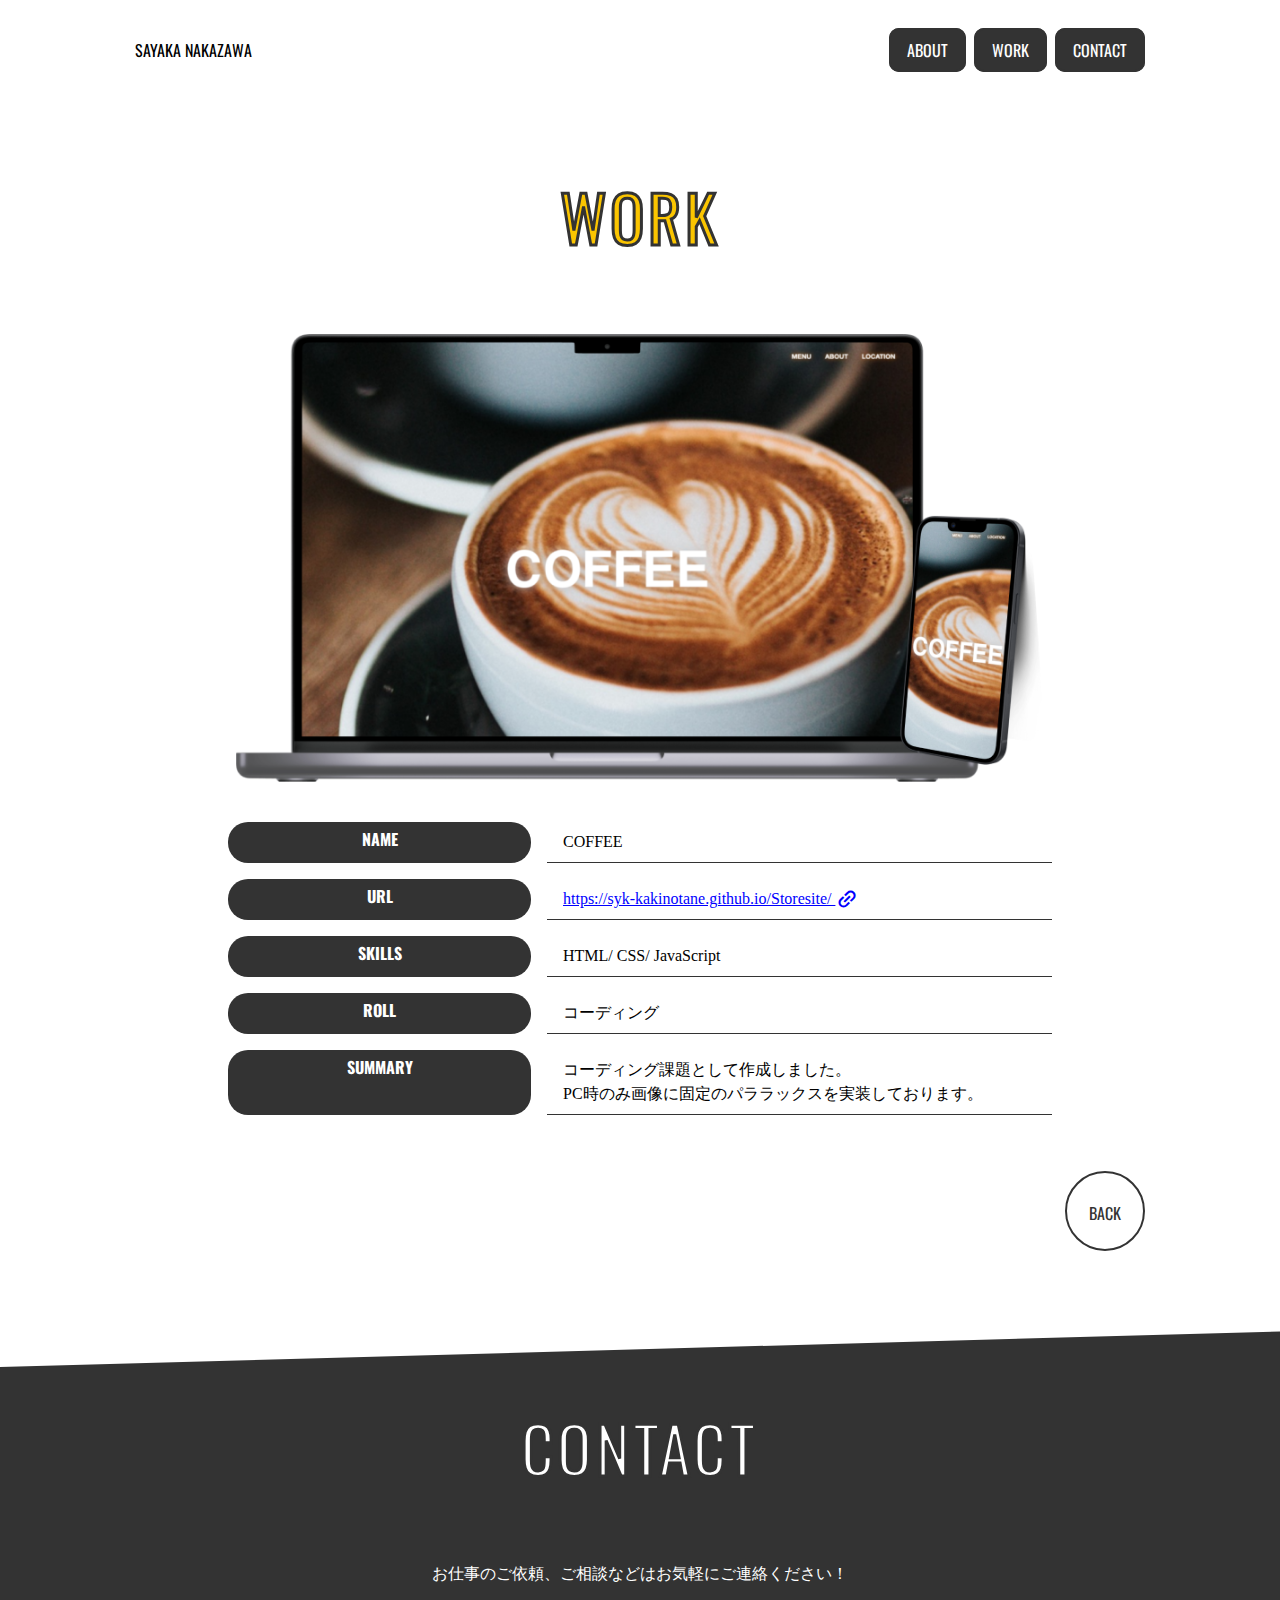
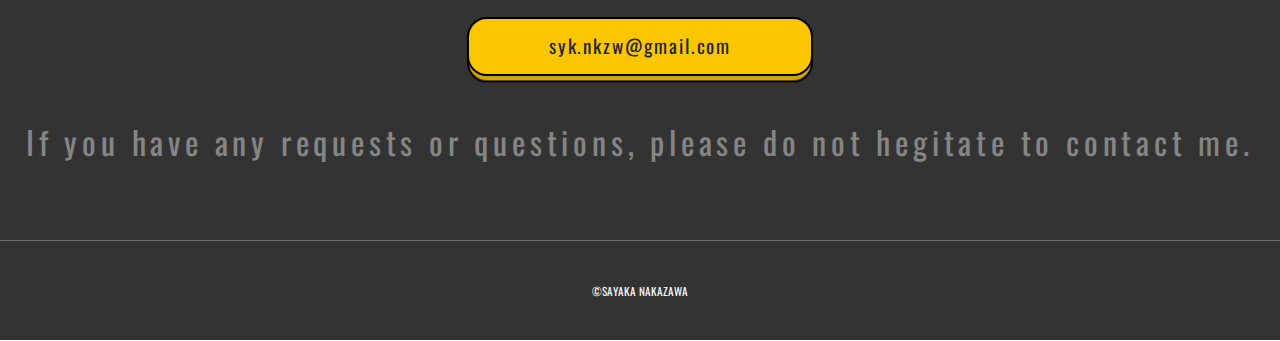
<file: coffee.html>
<!DOCTYPE html>
<html lang="ja">
<head>
    <meta charset="UTF-8">
    <meta http-equiv="X-UA-Compatible" content="IE=edge">
    <meta name="viewport" content="width=device-width, initial-scale=1.0">
    <script src="https://ajax.googleapis.com/ajax/libs/jquery/3.4.1/jquery.min.js"></script>
    <link rel="stylesheet" href="reset.css">
    <link rel="stylesheet" href="style.css">
    <link href="https://fonts.googleapis.com/css2?family=Josefin+Sans:ital,wght@1,700&family=Oswald:wght@600&family=Tapestry&display=swap" rel="stylesheet">
    <link rel="stylesheet" href="https://fonts.googleapis.com/css2?family=Material+Symbols+Outlined:opsz,wght,FILL,GRAD@48,400,0,0" />
    <title>COFFEE-Sayaka Nakazawa</title>
</head>
<body>
    <header>
        <div class="header wrapper">
            <h1 class="header__companyName">
                <a href="index.html">SAYAKA NAKAZAWA</a>
            </h1>
            <nav>
                <ul class="pc-nav">
                    <li><a class="pc-nav__item" href="index.html#about">ABOUT</a></li>
                    <!-- <li><a class="pc-nav__item" href="#service">SERVICE</a></li> -->
                    <li><a class="pc-nav__item" href="index.html#work">WORK</a></li>
                    <li><a class="pc-nav__item" href="index.html#contact">CONTACT</a></li>
                </ul>
            </nav>
            <div class="sp-menu">
                <span class="sp-menu--open" id="open">MENU</span>
            </div>
    </header>
    <div class="sp-menu overlay">
        <span class="sp-menu--close" id="close">CLOSE</span>
        <ul class="sp-nav">
            <li><a class="sp-nav__item" href="index.html#about">ABOUT</a></li>
            <!-- <li><a class="sp-nav__item" href="#service">SERVICE</a></li> -->
            <li><a class="sp-nav__item" href="index.html#work">WORK</a></li>
            <li><a class="sp-nav__item" href="index.html#contact">CONTACT</a></li>
        </ul>
    </div> 
    <main>
        <div class="sectionTitle workPage__title">WORK</div>
        <div class="wrapper workPage__contents">
            <div class="workPage__img">
                <img src="img/PCSP-coffee.png" alt="main">
            </div>
            <dl class="workPage__desscription">
                <dt class="workPage__desscriptio--title">NAME</dt>
                <dd class="workPage__desscriptio--text">COFFEE</dd>
                <dt class="workPage__desscriptio--title">URL</dt>
                <dd class="workPage__desscriptio--text workPage__desscriptio--link">
                    <a href="https://syk-kakinotane.github.io/Storesite//">
                        https://syk-kakinotane.github.io/Storesite/
                        <span class="material-symbols-outlined">link</span>
                    </a> 
                </dd>
                <dt class="workPage__desscriptio--title">SKILLS</dt>
                <dd class="workPage__desscriptio--text">HTML/ CSS/ JavaScript</dd>
                <dt class="workPage__desscriptio--title">ROLL</dt>
                <dd class="workPage__desscriptio--text">コーディング</dd>
                <dt class="workPage__desscriptio--title">SUMMARY</dt>
                <dd class="workPage__desscriptio--text">コーディング課題として作成しました。<br>
                    PC時のみ画像に固定のパララックスを実装しております。</dd>
            </dl>
            <div class="rotateBtn backBtn">
                <a href="work.html">BACK</a>
            </div>
        </div>
    </main>
    <section class="contact">
        <div class="contact__bg">
            <div class="wrapper">
                <div id="contact" class="sectionTitle workPage__title">CONTACT</div>
                <p class="jpText">お仕事のご依頼、ご相談などはお気軽にご連絡ください！</p>
            </div>
            <div class="contact__email">
                <a href="mailto:syknkzw@gmail.com?subject=WEB制作のお問い合わせ" class="btn btn-custom01">
                    <span class="btn-custom01-front">syk.nkzw@gmail.com</span>
                </a>
            </div>
            
            <p class="contact__scroll">If you have any requests or questions, please do not hegitate to contact me.</p>

        </div>
    </section>
</main>
<div class="footer">
    <p>&copy;SAYAKA NAKAZAWA</p>
</div>
<script src="main.js"></script>   
</body>
</html>
</file>
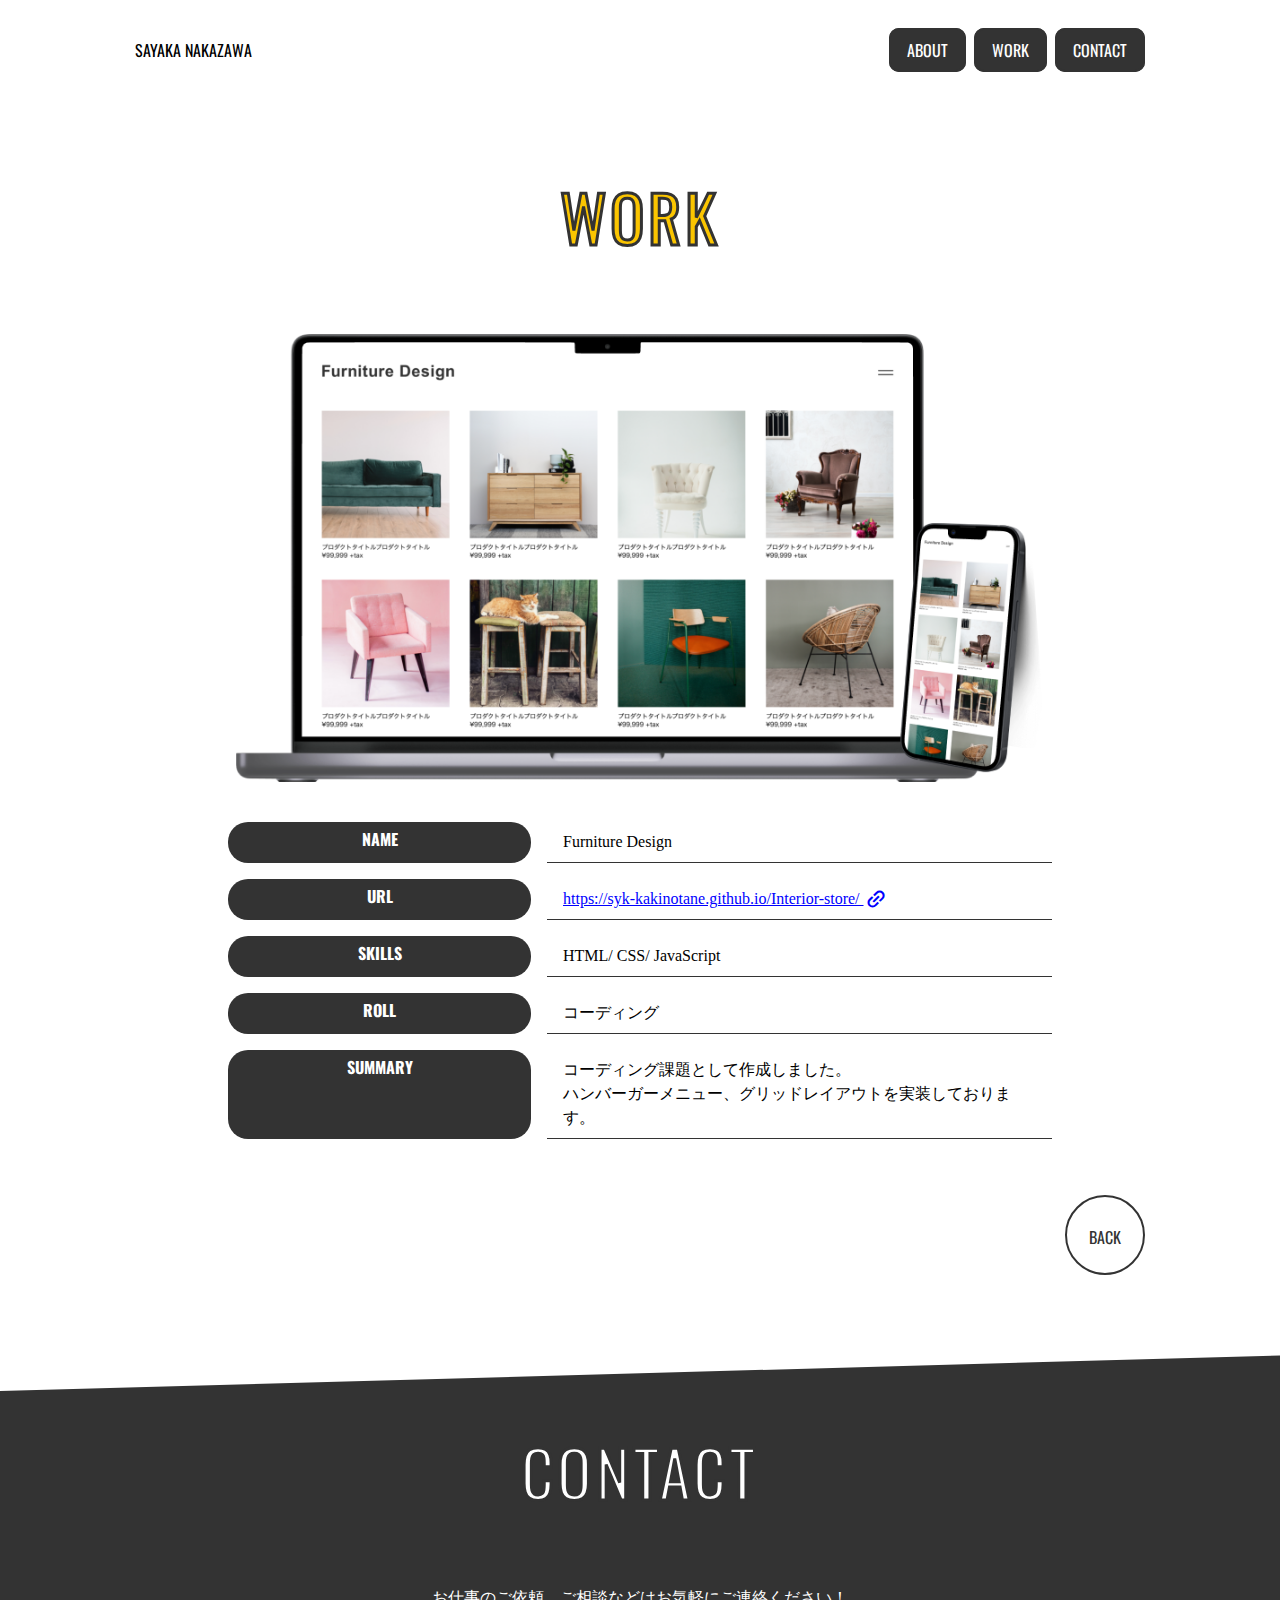
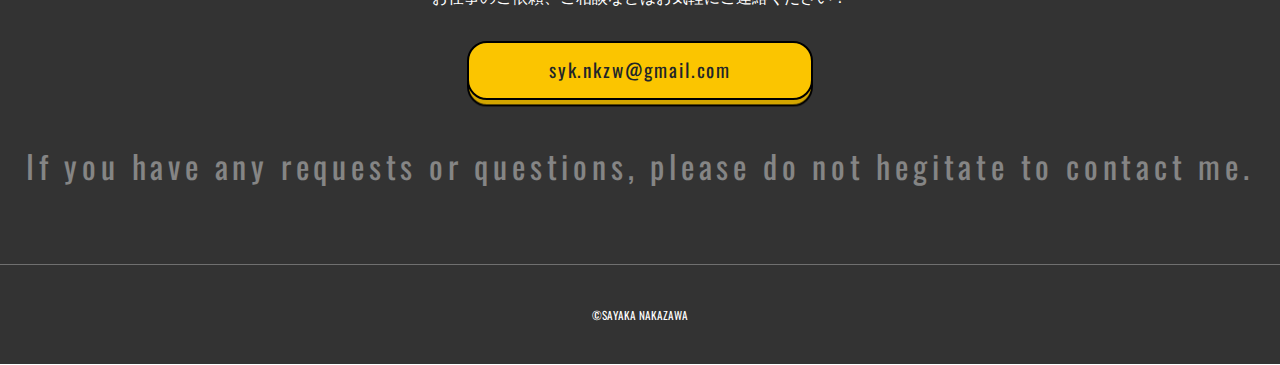
<file: furnitureDesign.html>
<!DOCTYPE html>
<html lang="ja">
<head>
    <meta charset="UTF-8">
    <meta http-equiv="X-UA-Compatible" content="IE=edge">
    <meta name="viewport" content="width=device-width, initial-scale=1.0">
    <script src="https://ajax.googleapis.com/ajax/libs/jquery/3.4.1/jquery.min.js"></script>
    <link rel="stylesheet" href="reset.css">
    <link rel="stylesheet" href="style.css">
    <link href="https://fonts.googleapis.com/css2?family=Josefin+Sans:ital,wght@1,700&family=Oswald:wght@600&family=Tapestry&display=swap" rel="stylesheet">
    <link rel="stylesheet" href="https://fonts.googleapis.com/css2?family=Material+Symbols+Outlined:opsz,wght,FILL,GRAD@48,400,0,0" />
    <title>Furniture Design-Sayaka Nakazawa</title>
</head>
<body>
    <header>
        <div class="header wrapper">
            <h1 class="header__companyName">
                <a href="index.html">SAYAKA NAKAZAWA</a>
            </h1>
            <nav>
                <ul class="pc-nav">
                    <li><a class="pc-nav__item" href="index.html#about">ABOUT</a></li>
                    <!-- <li><a class="pc-nav__item" href="#service">SERVICE</a></li> -->
                    <li><a class="pc-nav__item" href="index.html#work">WORK</a></li>
                    <li><a class="pc-nav__item" href="index.html#contact">CONTACT</a></li>
                </ul>
            </nav>
            <div class="sp-menu">
                <span class="sp-menu--open" id="open">MENU</span>
            </div>
    </header>
    <div class="sp-menu overlay">
        <span class="sp-menu--close" id="close">CLOSE</span>
        <ul class="sp-nav">
            <li><a class="sp-nav__item" href="index.html#about">ABOUT</a></li>
            <!-- <li><a class="sp-nav__item" href="#service">SERVICE</a></li> -->
            <li><a class="sp-nav__item" href="index.html#work">WORK</a></li>
            <li><a class="sp-nav__item" href="index.html#contact">CONTACT</a></li>
        </ul>
    </div> 
    <main>
        <div class="sectionTitle workPage__title">WORK</div>
        <div class="wrapper workPage__contents">
            <div class="workPage__img">
                <img src="img/PCSP-furnitureDesign.png" alt="main">
            </div>
            <dl class="workPage__desscription">
                <dt class="workPage__desscriptio--title">NAME</dt>
                <dd class="workPage__desscriptio--text">Furniture Design</dd>
                <dt class="workPage__desscriptio--title">URL</dt>
                <dd class="workPage__desscriptio--text workPage__desscriptio--link">
                    <a href="https://syk-kakinotane.github.io/Interior-store/">
                        https://syk-kakinotane.github.io/Interior-store/
                        <span class="material-symbols-outlined">link</span>
                    </a> 
                </dd>
                <dt class="workPage__desscriptio--title">SKILLS</dt>
                <dd class="workPage__desscriptio--text">HTML/ CSS/ JavaScript</dd>
                <dt class="workPage__desscriptio--title">ROLL</dt>
                <dd class="workPage__desscriptio--text">コーディング</dd>
                <dt class="workPage__desscriptio--title">SUMMARY</dt>
                <dd class="workPage__desscriptio--text">コーディング課題として作成しました。<br>
                    ハンバーガーメニュー、グリッドレイアウトを実装しております。</dd>
            </dl>
            <div class="rotateBtn backBtn">
                <a href="work.html">BACK</a>
            </div>
        </div>
    </main>
    <section class="contact">
        <div class="contact__bg">
            <div class="wrapper">
                <div id="contact" class="sectionTitle workPage__title">CONTACT</div>
                <p class="jpText">お仕事のご依頼、ご相談などはお気軽にご連絡ください！</p>
            </div>
            <div class="contact__email">
                <a href="mailto:syknkzw@gmail.com?subject=WEB制作のお問い合わせ" class="btn btn-custom01">
                    <span class="btn-custom01-front">syk.nkzw@gmail.com</span>
                </a>
            </div>
            
            <p class="contact__scroll">If you have any requests or questions, please do not hegitate to contact me.</p>

        </div>
    </section>
</main>
<div class="footer">
    <p>&copy;SAYAKA NAKAZAWA</p>
</div>
<script src="main.js"></script>   
</body>
</html>
</file>
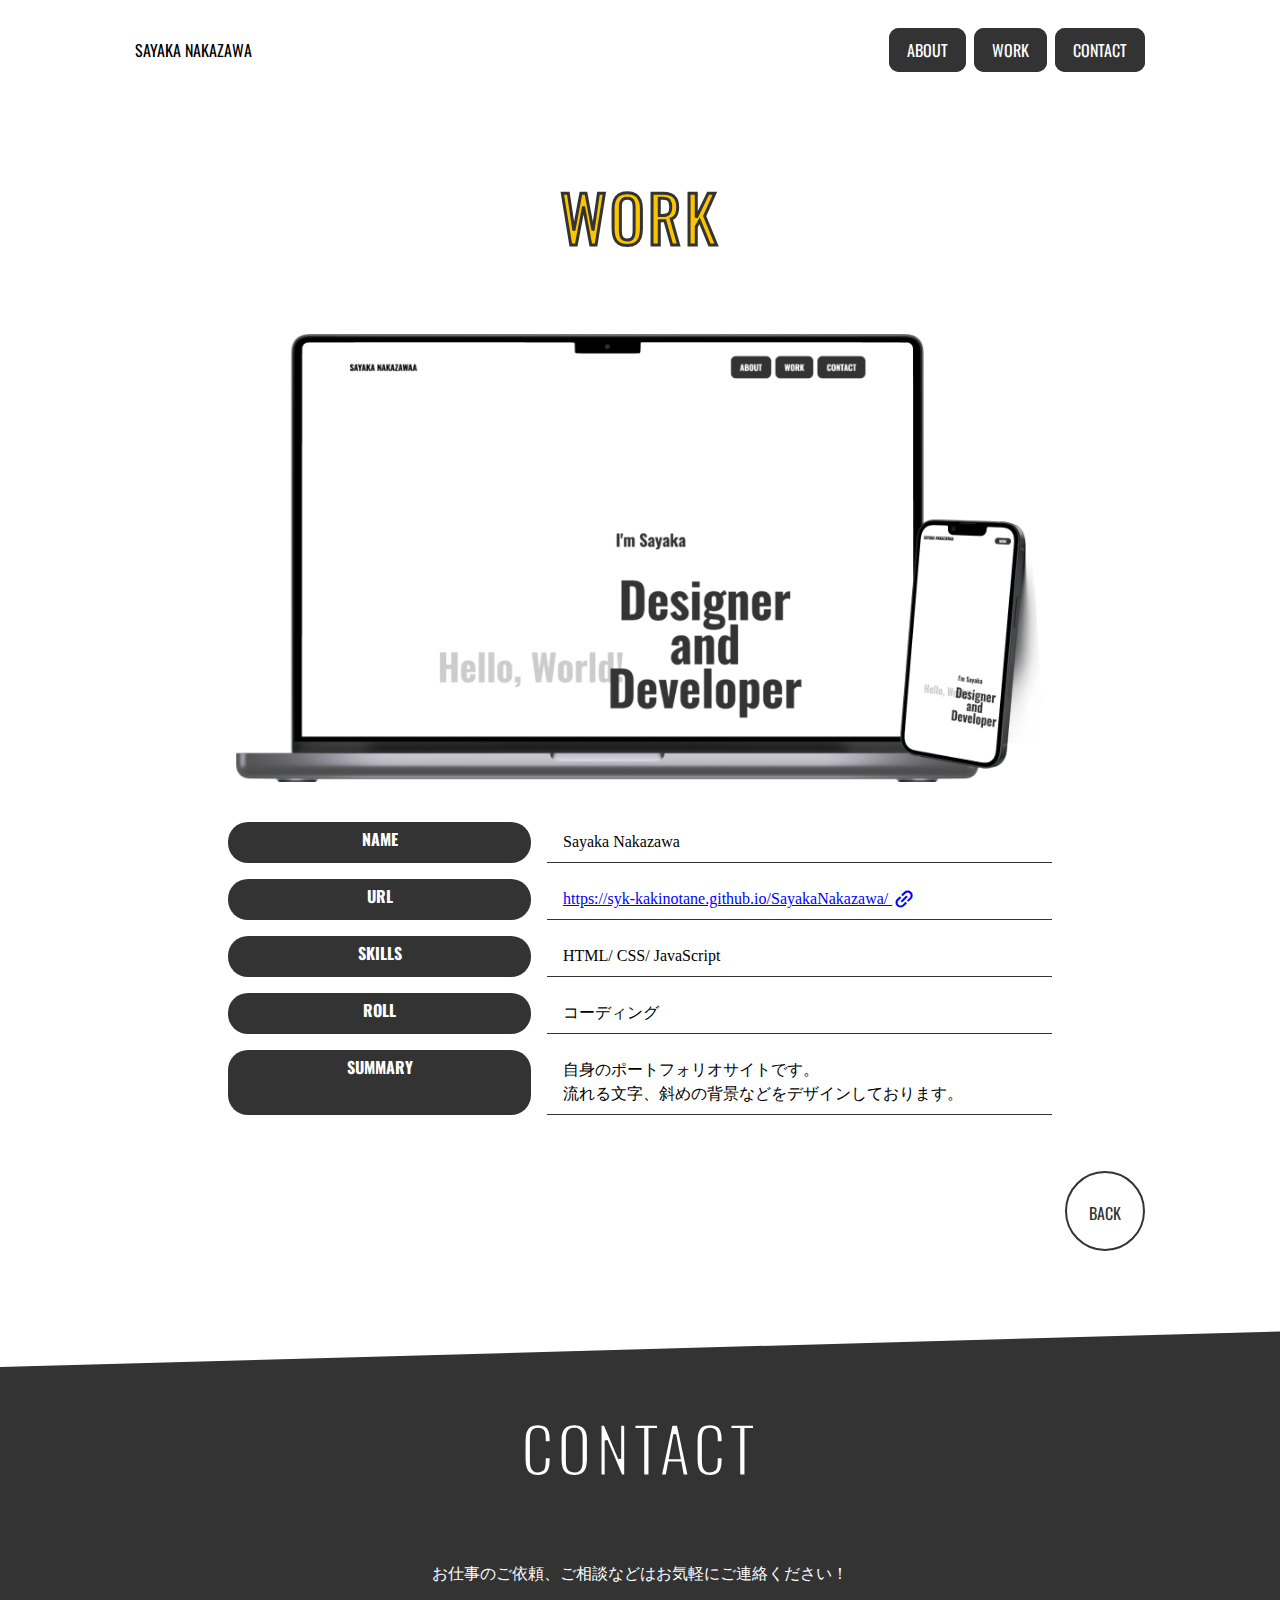
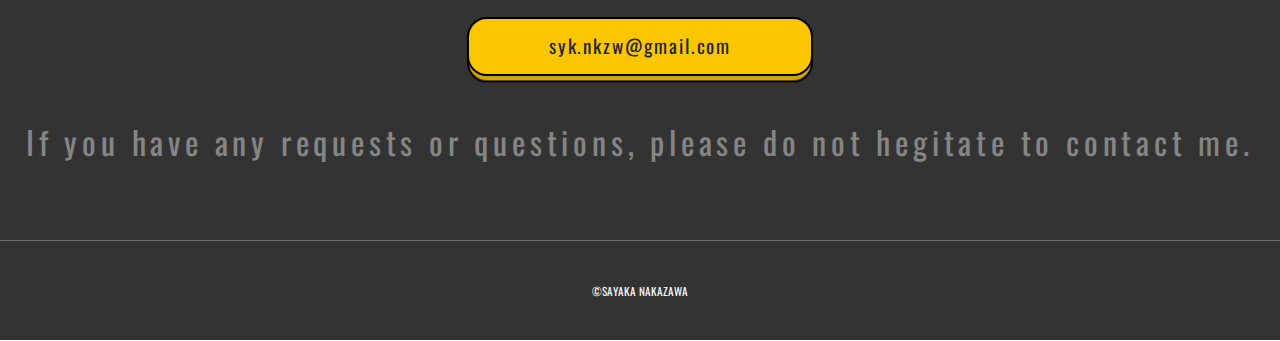
<file: sayakaNakazawa.html>
<!DOCTYPE html>
<html lang="ja">
<head>
    <meta charset="UTF-8">
    <meta http-equiv="X-UA-Compatible" content="IE=edge">
    <meta name="viewport" content="width=device-width, initial-scale=1.0">
    <script src="https://ajax.googleapis.com/ajax/libs/jquery/3.4.1/jquery.min.js"></script>
    <link rel="stylesheet" href="reset.css">
    <link rel="stylesheet" href="style.css">
    <link href="https://fonts.googleapis.com/css2?family=Josefin+Sans:ital,wght@1,700&family=Oswald:wght@600&family=Tapestry&display=swap" rel="stylesheet">
    <link rel="stylesheet" href="https://fonts.googleapis.com/css2?family=Material+Symbols+Outlined:opsz,wght,FILL,GRAD@48,400,0,0" />
    <title>Sayaka Nakazawa</title>
</head>
<body>
    <header>
        <div class="header wrapper">
            <h1 class="header__companyName">
                <a href="index.html">SAYAKA NAKAZAWA</a>
            </h1>
            <nav>
                <ul class="pc-nav">
                    <li><a class="pc-nav__item" href="index.html#about">ABOUT</a></li>
                    <!-- <li><a class="pc-nav__item" href="#service">SERVICE</a></li> -->
                    <li><a class="pc-nav__item" href="index.html#work">WORK</a></li>
                    <li><a class="pc-nav__item" href="index.html#contact">CONTACT</a></li>
                </ul>
            </nav>
            <div class="sp-menu">
                <span class="sp-menu--open" id="open">MENU</span>
            </div>
    </header>
    <div class="sp-menu overlay">
        <span class="sp-menu--close" id="close">CLOSE</span>
        <ul class="sp-nav">
            <li><a class="sp-nav__item" href="index.html#about">ABOUT</a></li>
            <!-- <li><a class="sp-nav__item" href="#service">SERVICE</a></li> -->
            <li><a class="sp-nav__item" href="index.html#work">WORK</a></li>
            <li><a class="sp-nav__item" href="index.html#contact">CONTACT</a></li>
        </ul>
    </div> 
    <main>
        <div class="sectionTitle workPage__title">WORK</div>
        <div class="wrapper workPage__contents">
            <div class="workPage__img">
                <img src="img/PCSP-sayakaN.png" alt="main">
            </div>
            <dl class="workPage__desscription">
                <dt class="workPage__desscriptio--title">NAME</dt>
                <dd class="workPage__desscriptio--text">Sayaka Nakazawa</dd>
                <dt class="workPage__desscriptio--title">URL</dt>
                <dd class="workPage__desscriptio--text workPage__desscriptio--link">
                    <a href="https://syk-kakinotane.github.io/SayakaNakazawa/">
                        https://syk-kakinotane.github.io/SayakaNakazawa/
                        <span class="material-symbols-outlined">link</span>
                    </a> 
                </dd>
                <dt class="workPage__desscriptio--title">SKILLS</dt>
                <dd class="workPage__desscriptio--text">HTML/ CSS/ JavaScript</dd>
                <dt class="workPage__desscriptio--title">ROLL</dt>
                <dd class="workPage__desscriptio--text">コーディング</dd>
                <dt class="workPage__desscriptio--title">SUMMARY</dt>
                <dd class="workPage__desscriptio--text">自身のポートフォリオサイトです。<br>
                    流れる文字、斜めの背景などをデザインしております。</dd>
            </dl>
            <div class="rotateBtn backBtn">
                <a href="work.html">BACK</a>
            </div>
        </div>
    </main>
    <section class="contact">
        <div class="contact__bg">
            <div class="wrapper">
                <div id="contact" class="sectionTitle workPage__title">CONTACT</div>
                <p class="jpText">お仕事のご依頼、ご相談などはお気軽にご連絡ください！</p>
            </div>
            <div class="contact__email">
                <a href="mailto:syknkzw@gmail.com?subject=WEB制作のお問い合わせ" class="btn btn-custom01">
                    <span class="btn-custom01-front">syk.nkzw@gmail.com</span>
                </a>
            </div>
            
            <p class="contact__scroll">If you have any requests or questions, please do not hegitate to contact me.</p>

        </div>
    </section>
</main>
<div class="footer">
    <p>&copy;SAYAKA NAKAZAWA</p>
</div>
<script src="main.js"></script>   
</body>
</html>
</file>
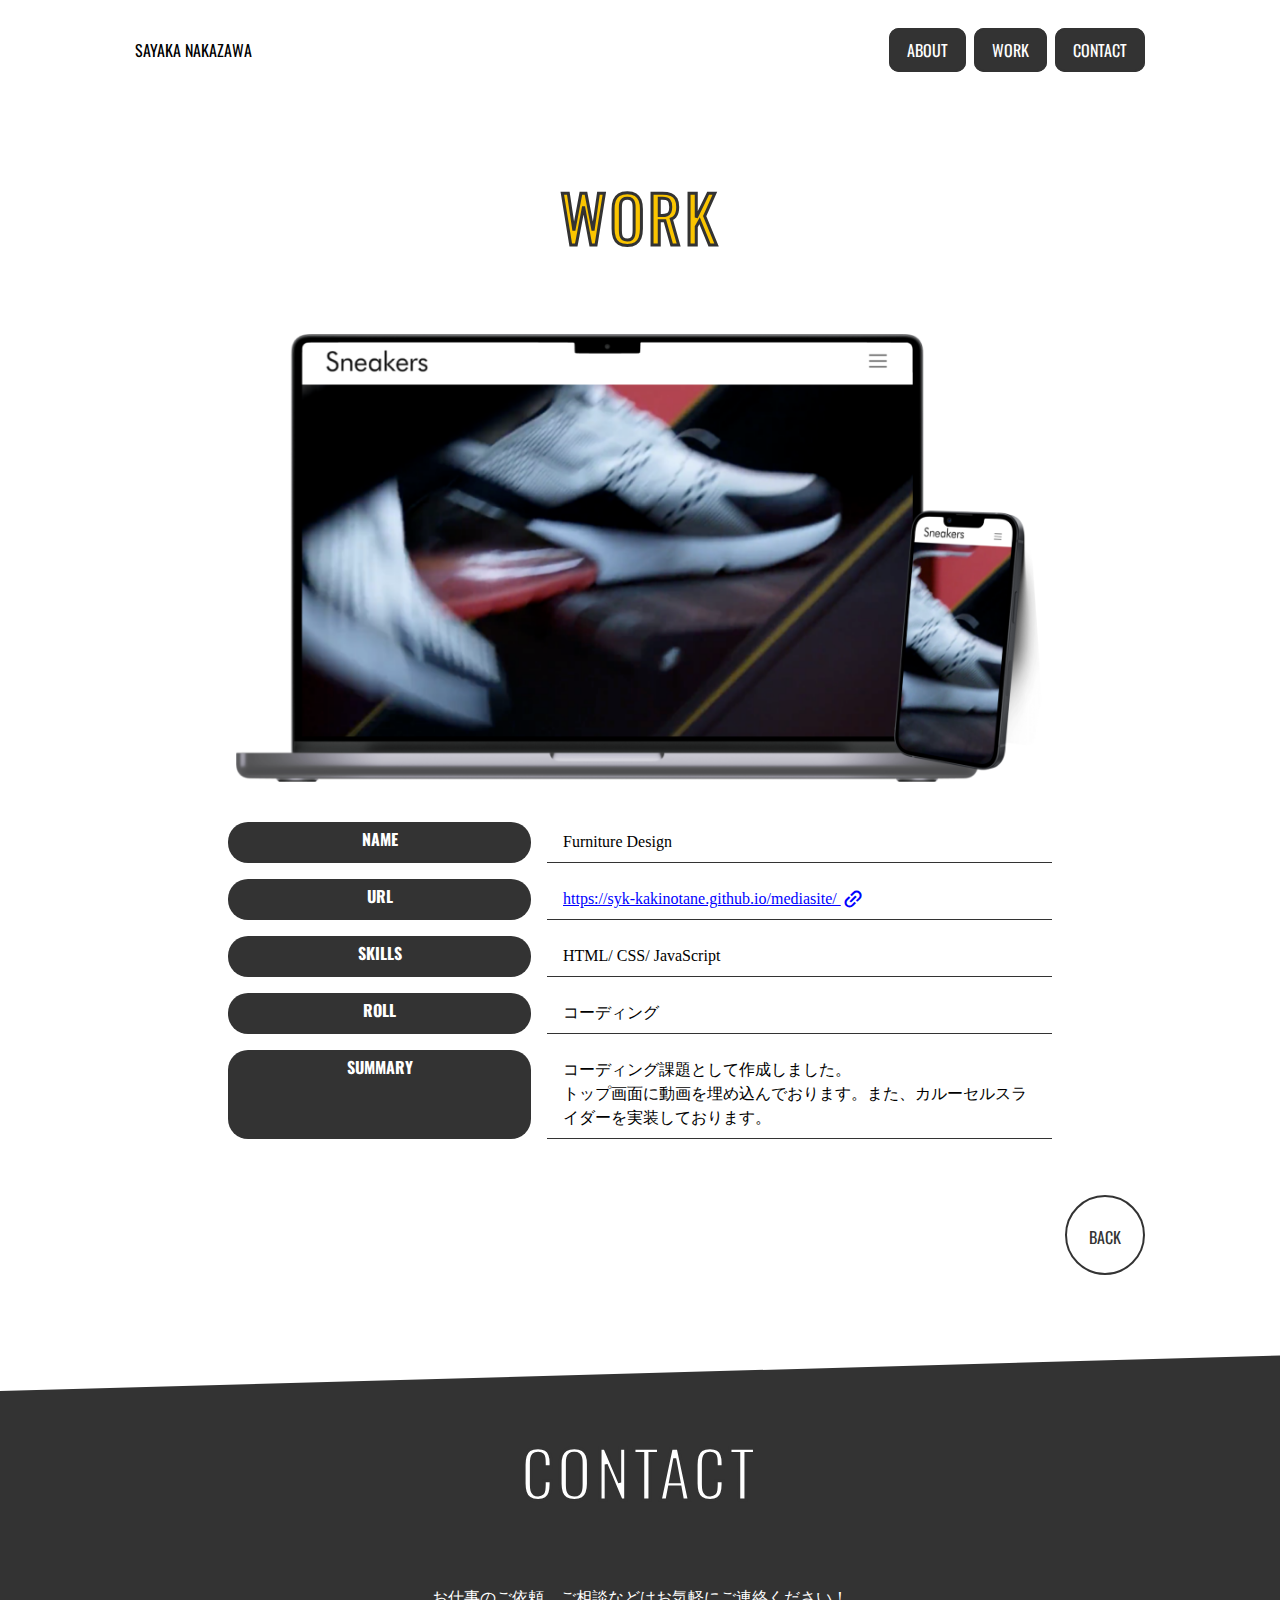
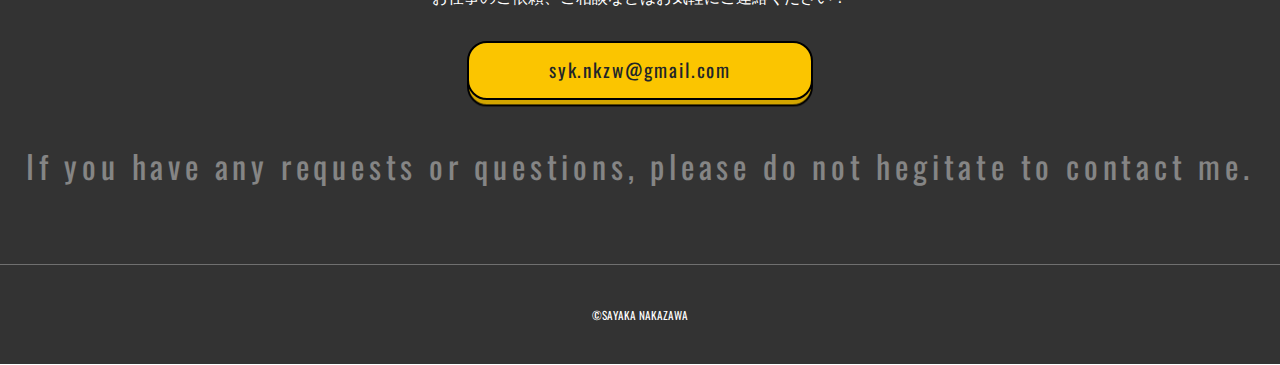
<file: sneakers.html>
<!DOCTYPE html>
<html lang="ja">
<head>
    <meta charset="UTF-8">
    <meta http-equiv="X-UA-Compatible" content="IE=edge">
    <meta name="viewport" content="width=device-width, initial-scale=1.0">
    <script src="https://ajax.googleapis.com/ajax/libs/jquery/3.4.1/jquery.min.js"></script>
    <link rel="stylesheet" href="reset.css">
    <link rel="stylesheet" href="style.css">
    <link href="https://fonts.googleapis.com/css2?family=Josefin+Sans:ital,wght@1,700&family=Oswald:wght@600&family=Tapestry&display=swap" rel="stylesheet">
    <link rel="stylesheet" href="https://fonts.googleapis.com/css2?family=Material+Symbols+Outlined:opsz,wght,FILL,GRAD@48,400,0,0" />
    <title>Sneakers-Sayaka Nakazawa</title>
</head>
<body>
    <header>
        <div class="header wrapper">
            <h1 class="header__companyName">
                <a href="index.html">SAYAKA NAKAZAWA</a>
            </h1>
            <nav>
                <ul class="pc-nav">
                    <li><a class="pc-nav__item" href="index.html#about">ABOUT</a></li>
                    <!-- <li><a class="pc-nav__item" href="#service">SERVICE</a></li> -->
                    <li><a class="pc-nav__item" href="index.html#work">WORK</a></li>
                    <li><a class="pc-nav__item" href="index.html#contact">CONTACT</a></li>
                </ul>
            </nav>
            <div class="sp-menu">
                <span class="sp-menu--open" id="open">MENU</span>
            </div>
    </header>
    <div class="sp-menu overlay">
        <span class="sp-menu--close" id="close">CLOSE</span>
        <ul class="sp-nav">
            <li><a class="sp-nav__item" href="index.html#about">ABOUT</a></li>
            <!-- <li><a class="sp-nav__item" href="#service">SERVICE</a></li> -->
            <li><a class="sp-nav__item" href="index.html#work">WORK</a></li>
            <li><a class="sp-nav__item" href="index.html#contact">CONTACT</a></li>
        </ul>
    </div> 
    <main>
        <div class="sectionTitle workPage__title">WORK</div>
        <div class="wrapper workPage__contents">
            <div class="workPage__img">
                <img src="img/PCSP-sneakers.png" alt="main">
            </div>
            <dl class="workPage__desscription">
                <dt class="workPage__desscriptio--title">NAME</dt>
                <dd class="workPage__desscriptio--text">Furniture Design</dd>
                <dt class="workPage__desscriptio--title">URL</dt>
                <dd class="workPage__desscriptio--text workPage__desscriptio--link">
                    <a href="https://syk-kakinotane.github.io/mediasite/">
                        https://syk-kakinotane.github.io/mediasite/
                        <span class="material-symbols-outlined">link</span>
                    </a> 
                </dd>
                <dt class="workPage__desscriptio--title">SKILLS</dt>
                <dd class="workPage__desscriptio--text">HTML/ CSS/ JavaScript</dd>
                <dt class="workPage__desscriptio--title">ROLL</dt>
                <dd class="workPage__desscriptio--text">コーディング</dd>
                <dt class="workPage__desscriptio--title">SUMMARY</dt>
                <dd class="workPage__desscriptio--text">コーディング課題として作成しました。<br>
                    トップ画面に動画を埋め込んでおります。また、カルーセルスライダーを実装しております。</dd>
            </dl>
            <div class="rotateBtn backBtn">
                <a href="work.html">BACK</a>
            </div>
        </div>
    </main>
    <section class="contact">
        <div class="contact__bg">
            <div class="wrapper">
                <div id="contact" class="sectionTitle workPage__title">CONTACT</div>
                <p class="jpText">お仕事のご依頼、ご相談などはお気軽にご連絡ください！</p>
            </div>
            <div class="contact__email">
                <a href="mailto:syknkzw@gmail.com?subject=WEB制作のお問い合わせ" class="btn btn-custom01">
                    <span class="btn-custom01-front">syk.nkzw@gmail.com</span>
                </a>
            </div>
            
            <p class="contact__scroll">If you have any requests or questions, please do not hegitate to contact me.</p>

        </div>
    </section>
</main>
<div class="footer">
    <p>&copy;SAYAKA NAKAZAWA</p>
</div>
<script src="main.js"></script>   
</body>
</html>
</file>
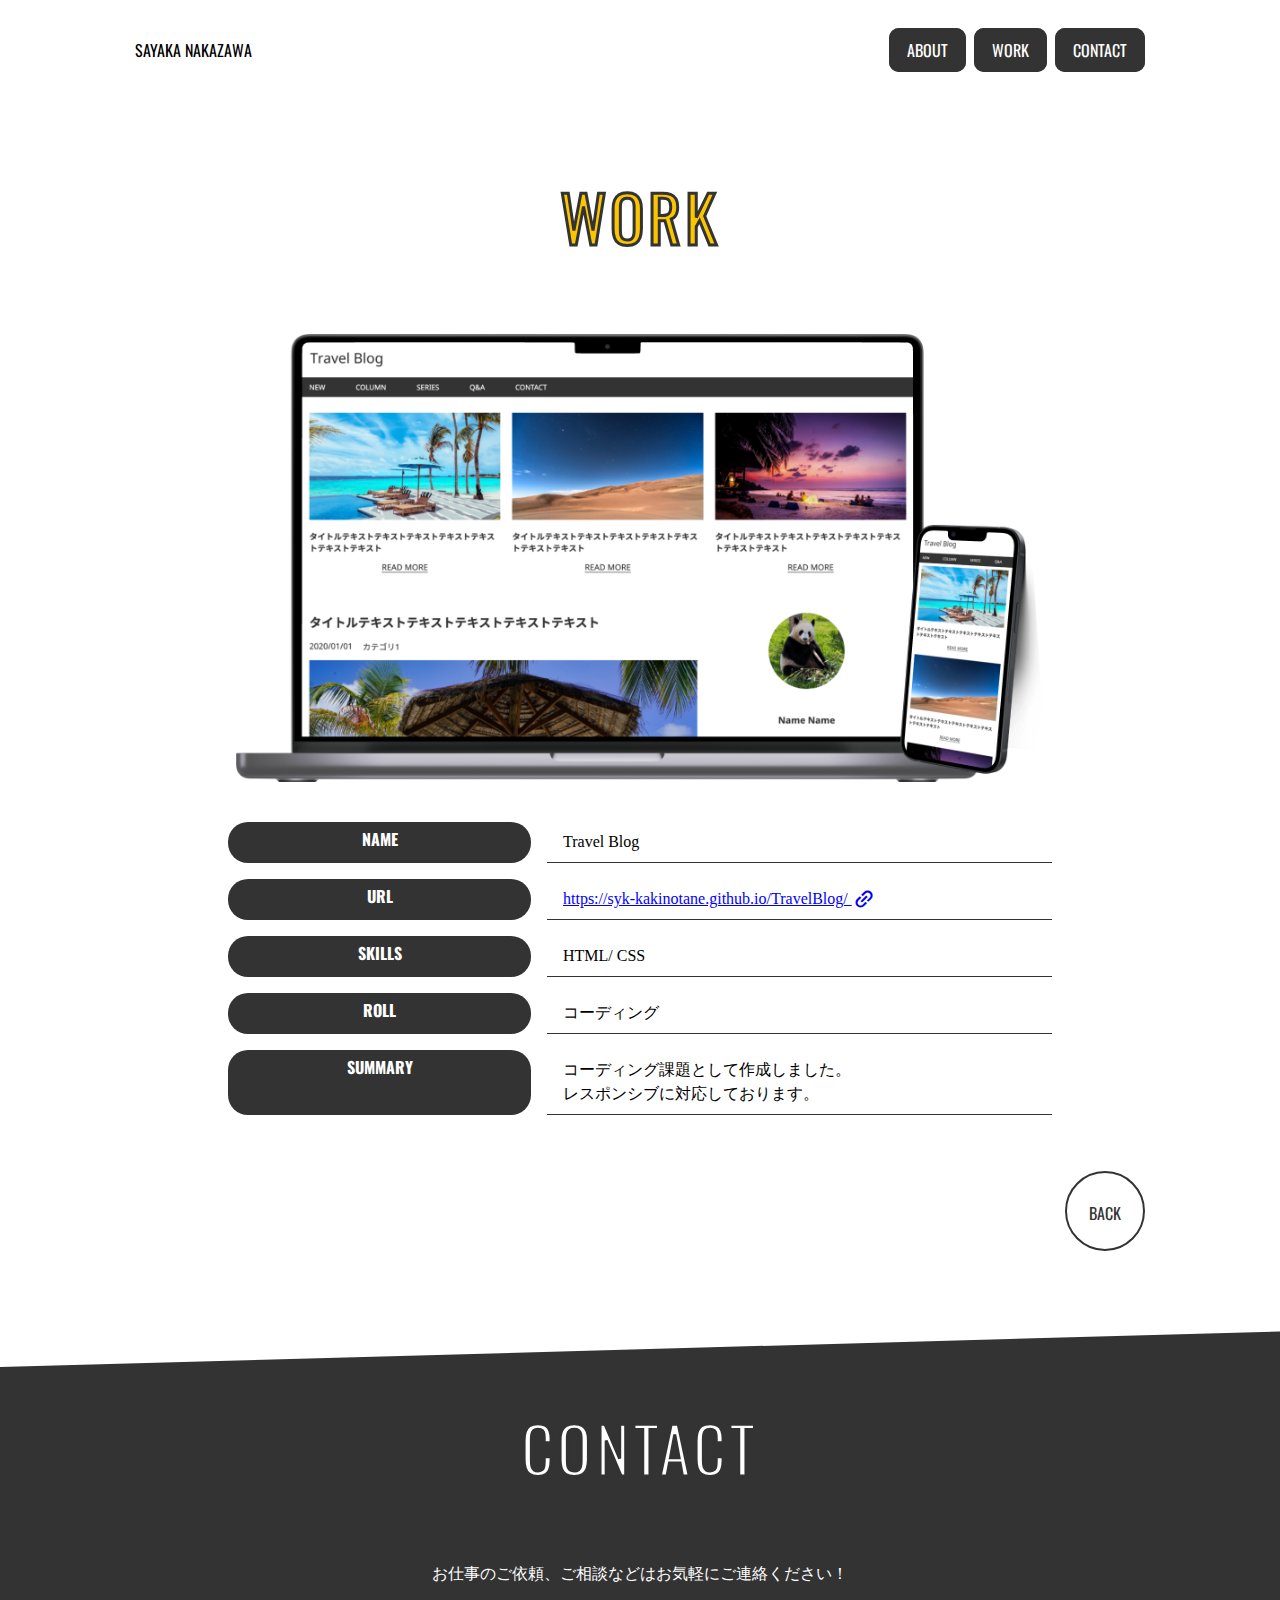
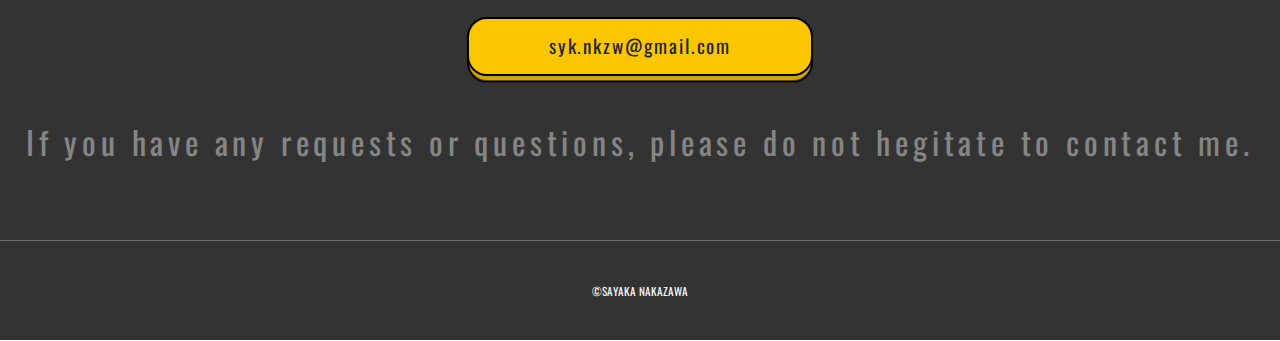
<file: travelBlog.html>
<!DOCTYPE html>
<html lang="ja">
<head>
    <meta charset="UTF-8">
    <meta http-equiv="X-UA-Compatible" content="IE=edge">
    <meta name="viewport" content="width=device-width, initial-scale=1.0">
    <script src="https://ajax.googleapis.com/ajax/libs/jquery/3.4.1/jquery.min.js"></script>
    <link rel="stylesheet" href="reset.css">
    <link rel="stylesheet" href="style.css">
    <link href="https://fonts.googleapis.com/css2?family=Josefin+Sans:ital,wght@1,700&family=Oswald:wght@600&family=Tapestry&display=swap" rel="stylesheet">
    <link rel="stylesheet" href="https://fonts.googleapis.com/css2?family=Material+Symbols+Outlined:opsz,wght,FILL,GRAD@48,400,0,0" />
    <title>Travel Blog-Sayaka Nakazawa</title>
</head>
<body>
    <header>
        <div class="header wrapper">
            <h1 class="header__companyName">
                <a href="index.html">SAYAKA NAKAZAWA</a>
            </h1>
            <nav>
                <ul class="pc-nav">
                    <li><a class="pc-nav__item" href="index.html#about">ABOUT</a></li>
                    <!-- <li><a class="pc-nav__item" href="#service">SERVICE</a></li> -->
                    <li><a class="pc-nav__item" href="index.html#work">WORK</a></li>
                    <li><a class="pc-nav__item" href="index.html#contact">CONTACT</a></li>
                </ul>
            </nav>
            <div class="sp-menu">
                <span class="sp-menu--open" id="open">MENU</span>
            </div>
    </header>
    <div class="sp-menu overlay">
        <span class="sp-menu--close" id="close">CLOSE</span>
        <ul class="sp-nav">
            <li><a class="sp-nav__item" href="index.html#about">ABOUT</a></li>
            <!-- <li><a class="sp-nav__item" href="#service">SERVICE</a></li> -->
            <li><a class="sp-nav__item" href="index.html#work">WORK</a></li>
            <li><a class="sp-nav__item" href="index.html#contact">CONTACT</a></li>
        </ul>
    </div> 
    <main>
        <div class="sectionTitle workPage__title">WORK</div>
        <div class="wrapper workPage__contents">
            <div class="workPage__img">
                <img src="img/PCSP-travelBlog.png" alt="main">
            </div>
            <dl class="workPage__desscription">
                <dt class="workPage__desscriptio--title">NAME</dt>
                <dd class="workPage__desscriptio--text">Travel Blog</dd>
                <dt class="workPage__desscriptio--title">URL</dt>
                <dd class="workPage__desscriptio--text workPage__desscriptio--link">
                    <a href="https://syk-kakinotane.github.io/TravelBlog/">
                        https://syk-kakinotane.github.io/TravelBlog/
                        <span class="material-symbols-outlined">link</span>
                    </a> 
                </dd>
                <dt class="workPage__desscriptio--title">SKILLS</dt>
                <dd class="workPage__desscriptio--text">HTML/ CSS</dd>
                <dt class="workPage__desscriptio--title">ROLL</dt>
                <dd class="workPage__desscriptio--text">コーディング</dd>
                <dt class="workPage__desscriptio--title">SUMMARY</dt>
                <dd class="workPage__desscriptio--text">コーディング課題として作成しました。<br>
                    レスポンシブに対応しております。</dd>
            </dl>
            <div class="rotateBtn backBtn">
                <a href="work.html">BACK</a>
            </div>
        </div>
    </main>
    <section class="contact">
        <div class="contact__bg">
            <div class="wrapper">
                <div id="contact" class="sectionTitle workPage__title">CONTACT</div>
                <p class="jpText">お仕事のご依頼、ご相談などはお気軽にご連絡ください！</p>
            </div>
            <div class="contact__email">
                <a href="mailto:syknkzw@gmail.com?subject=WEB制作のお問い合わせ" class="btn btn-custom01">
                    <span class="btn-custom01-front">syk.nkzw@gmail.com</span>
                </a>
            </div>
            
            <p class="contact__scroll">If you have any requests or questions, please do not hegitate to contact me.</p>

        </div>
    </section>
</main>
<div class="footer">
    <p>&copy;SAYAKA NAKAZAWA</p>
</div>
<script src="main.js"></script>   
</body>
</html>
</file>
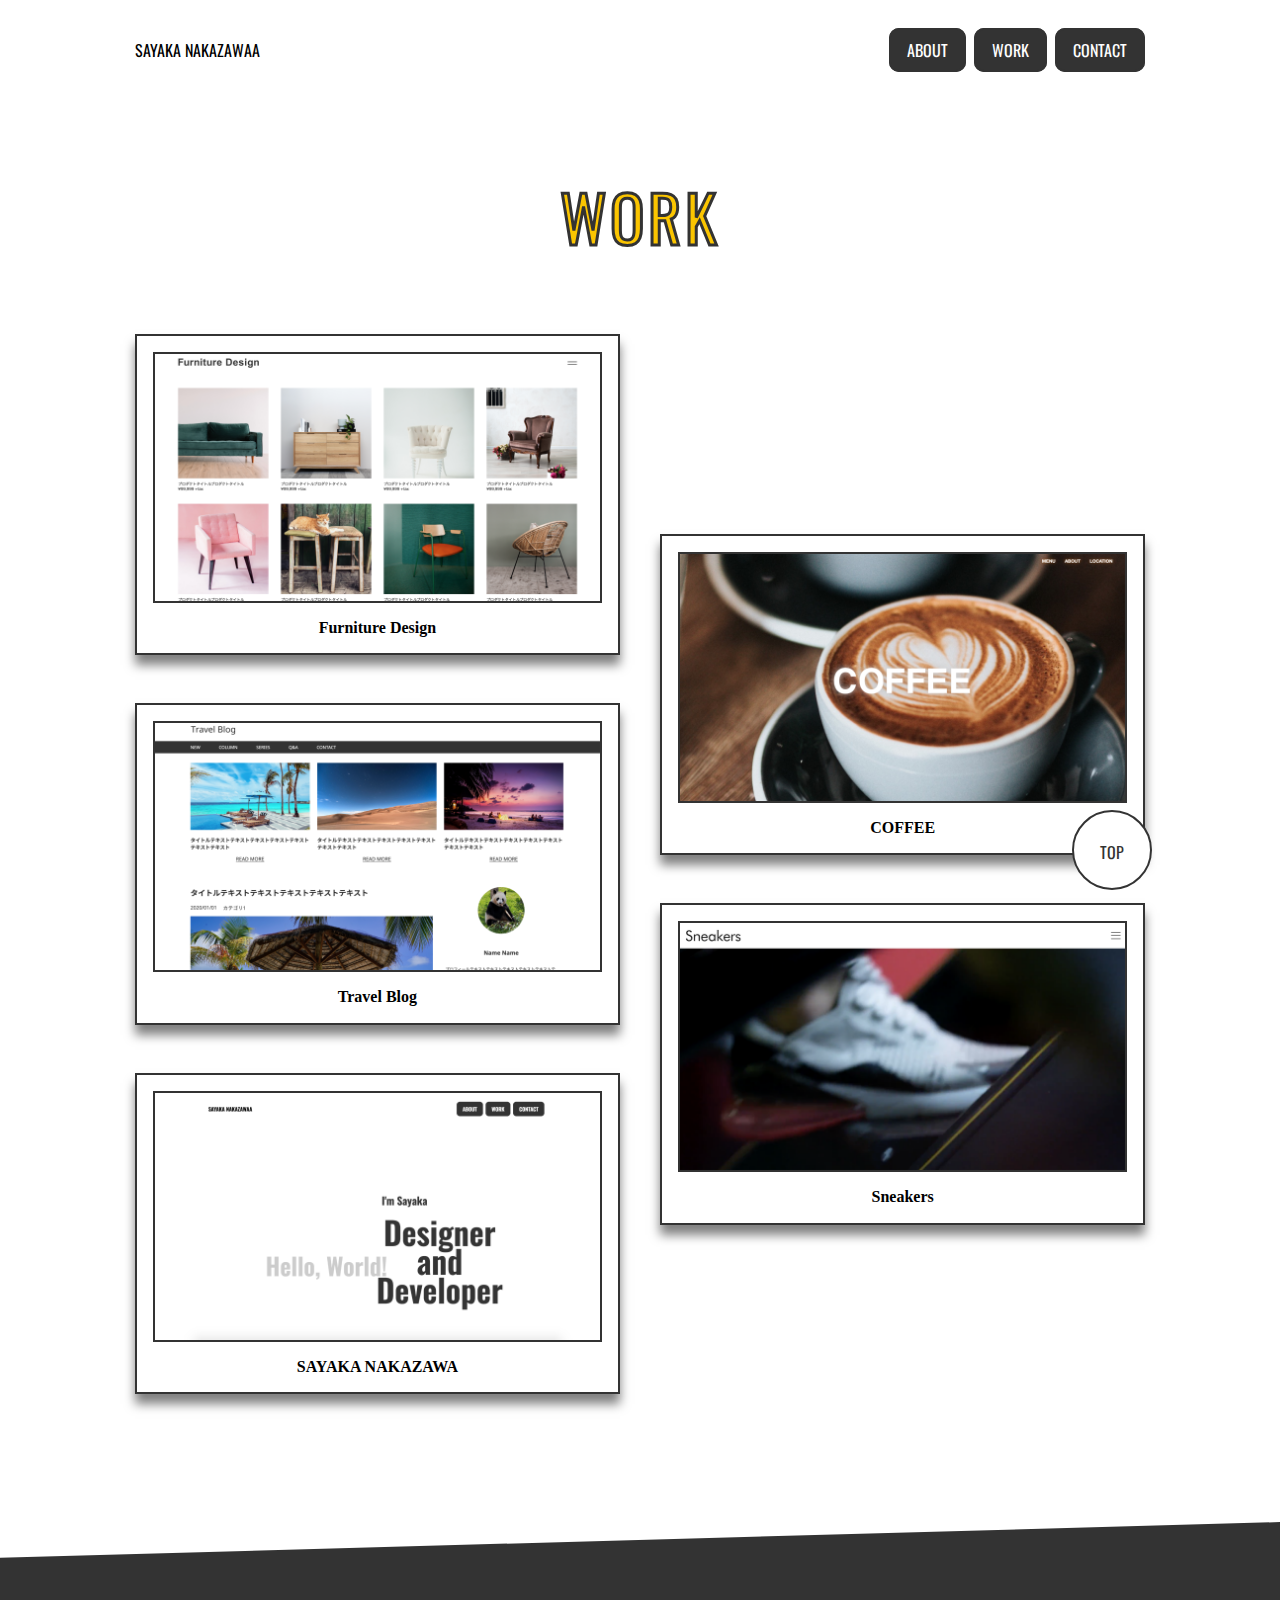
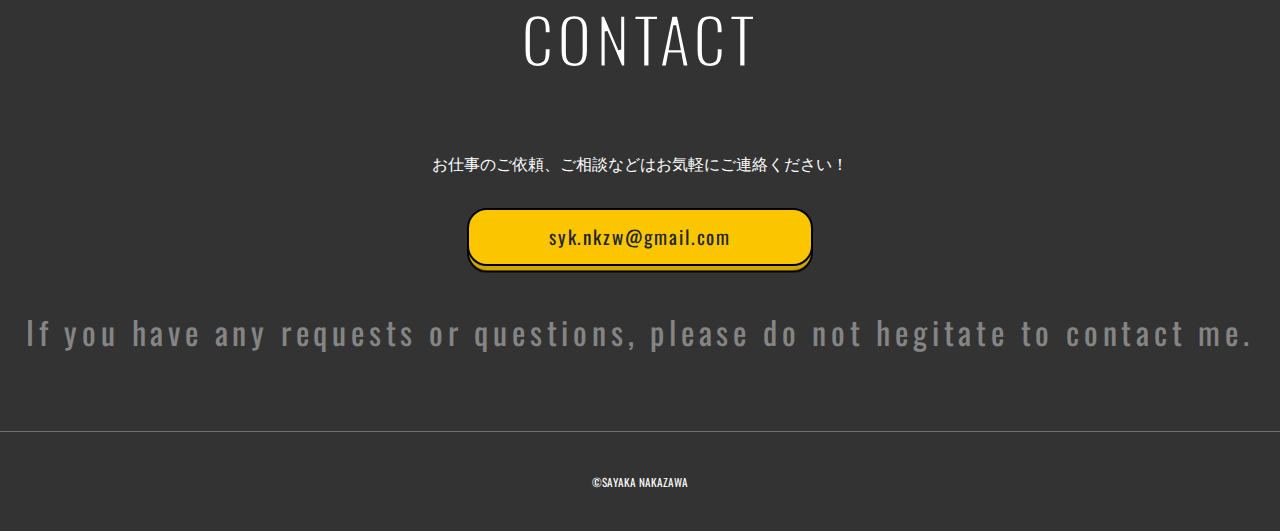
<file: work.html>
<!DOCTYPE html>
<html lang="ja">
<head>
    <meta charset="UTF-8">
    <meta http-equiv="X-UA-Compatible" content="IE=edge">
    <meta name="viewport" content="width=device-width, initial-scale=1.0">
    <script src="https://ajax.googleapis.com/ajax/libs/jquery/3.4.1/jquery.min.js"></script>
    <link rel="stylesheet" href="reset.css">
    <link rel="stylesheet" href="style.css">
    <link href="https://fonts.googleapis.com/css2?family=Josefin+Sans:ital,wght@1,700&family=Oswald:wght@600&family=Tapestry&display=swap" rel="stylesheet">
    <title>WORK-SAYAKA NAKAZAWA</title>
</head>
<body>
    <header id="header">
        <div class="header wrapper">
            <h1 class="header__companyName">
                <a href="index.html">SAYAKA NAKAZAWA</a>A
            </h1>
            <nav>
                <ul class="pc-nav">
                    <li><a class="pc-nav__item" href="index.html#about">ABOUT</a></li>
                    <!-- <li><a class="pc-nav__item" href="#service">SERVICE</a></li> -->
                    <li><a class="pc-nav__item" href="index.html#work">WORK</a></li>
                    <li><a class="pc-nav__item" href="index.html#contact">CONTACT</a></li>
                </ul>
            </nav>
            <div class="sp-menu">
                <span class="sp-menu--open" id="open">MENU</span>
            </div>
    </header>
    <div class="sp-menu overlay">
        <span class="sp-menu--close" id="close">CLOSE</span>
        <ul class="sp-nav">
            <li><a class="sp-nav__item" href="index.html#about">ABOUT</a></li>
            <!-- <li><a class="sp-nav__item" href="#service">SERVICE</a></li> -->
            <li><a class="sp-nav__item" href="index.html#work">WORK</a></li>
            <li><a class="sp-nav__item" href="index.html#contact">CONTACT</a></li>
        </ul>
    </div>    

    <main>
        <section class="workList wrapper">
            <div class="sectionTitle">WORK</div>
            <div class="workContainer">
                <div class="workItem1">
                    <div class="workItem__example">
                        <a href="furnitureDesign.html">
                            <img  class="workItem__img" src="img/PCtop-furnitureDesign.png" alt="furnitureDesign">
                            <div class="itemTitle jpText">
                                Furniture Design
                            </div>
                            </a>
                    </div>
                    <div class="workItem__example">
                        <a href="travelBlog.html">
                            <img class="workItem__img" src="img/PCtop-travelBlog.png" alt="travelBlog">
                            <div class="itemTitle jpText">
                                Travel Blog
                            </div>
                            </a>
                    </div>
                    <div class="workItem__example">
                        <a href="sayakaNakazawa.html">
                            <img class="workItem__img" src="img/PCtop-SayakaN.png" alt="SNportfolio">
                            <div class="itemTitle jpText">
                                SAYAKA NAKAZAWA
                            </div>
                            </a>
                    </div>
                </div>
                <div class="workItem2">
                    <div class="workItem__example">
                        <a href="coffee.html">
                            <img class="workItem__img" src="img/PCtop-coffee.png" alt="coffee">
                            <div class="itemTitle jpText">
                                COFFEE
                            </div>
                            </a>
                    </div>
                    <div class="workItem__example">
                        <a href="sneakers.html">
                            <img class="workItem__img" src="img/PCtop-sneakers.png" alt="sneakers">
                            <div class="itemTitle jpText">
                                Sneakers
                            </div>
                            </a>
                    </div>
                </div>
            </div>
            <div id="topBtn" class="rotateBtn topBtn">
                <a href="work.html">TOP</a>
            </div>
            
        </section>
        <section id="work__contact" class="contact">
            <div class="contact__bg">
                <div class="wrapper">
                    <div id="contact" class="sectionTitle">CONTACT</div>
                    <p class="jpText">お仕事のご依頼、ご相談などはお気軽にご連絡ください！</p>
                </div>
                <div class="contact__email">
                    <a href="mailto:syknkzw@gmail.com?subject=WEB制作のお問い合わせ" class="btn btn-custom01">
                        <span class="btn-custom01-front">syk.nkzw@gmail.com</span>
                    </a>
                </div>             
                <p class="contact__scroll">If you have any requests or questions, 
                    please do not hegitate to contact me.</p>
            </div>
        </section>
    </main>
    <div class="footer">
        <p>&copy;SAYAKA NAKAZAWA</p>
    </div>
    <script src="main.js"></script>
    <script>
        // top に行くボタンを消す
        const topBtn = document.getElementById("topBtn");
        const contact = document.getElementById("work__contact");
        function callbackBtn(entriesBtn){
            // alert(entriesBtn);
            // console.log(entriesBtn);
            if(entriesBtn[0].isIntersecting){
                // alert(1);
                topBtn.classList.add('remove');
            } else {
                topBtn.classList.remove('remove');
            }
        }

        const optionsBtn = {
        threshold: 0,
        rootMargin: "0% 0% 0% 0%",
        }

        const observerBtn = new IntersectionObserver(callbackBtn, optionsBtn);
        observerBtn.observe(contact);
    </script>
</body>
</html>
</file>
<file: style.css>
html {
    scroll-behavior: smooth;
}

body{
    font-family: 'Oswald', sans-serif;
}

img{
    width: 100%;
}

.jpText{
    font-family: 'Hiragino Sans';
}

.wrapper{
    max-width: 1040px;
    margin: 0 auto;
    padding: 0 15px;
}

.sectionTitle{
    color: #fff;
    font-size: 4rem;
    -webkit-text-stroke: 3px #333;
    margin: 80px;
    text-align: center;
    letter-spacing: .2rem;
    transition:color 3s
}

.changeColor{
    color: #FBC500;
}

.header{
    display: flex;
    justify-content: space-between;
    line-height: 100px;
    /* text-align:center;    */
}

.pc-nav{
    display: flex;
}

.pc-nav__item{
    background-color: #333;
    color: #fff;
    border-radius: 10px;
    margin-left: 8px;
    padding: 8px 16px;
    border: #333 solid 2px;
    transition: .5s ;
}

.pc-nav__item:hover{
    background-color: #fff;
    color: #333;
}

.sp-menu{
    display: none;
}

/* --------------------------- TOP ---------------------------*/
.top{
    height: calc(100vh - 100px);
    background-color: #fff;
    position: relative;
    overflow: hidden;
}

.top__hello{
    font-size: 4.5rem;
    position: absolute;
    top: 55%;
    left: 18%;
    color: #ccc;
}

.top__sayaka{
    font-size: 2rem;
    position: absolute;
    left: calc(50% + 1rem);
    top: 30%;
    color: #333;
}

.top__designer{
    font-size: 6rem;
    position: absolute;
    left: 50%;
    /* left: 500px; */
    top: 40%;
    color: #333;
    text-align: center;
    line-height:0.9em;
    animation: SlideIn 1.5s both;
    animation-delay:2s
}

/* --------------------------- ABOUT ---------------------------*/

.about__bg{
    background-image: url(img/profile-bg.jpeg); 
    position: relative;
    height: auto;
    background-position:left ;
    width: 100%;
    margin: auto;
    margin-top: 80px;
    background-size: 100% 100%;
    background-size: cover;
    background-attachment: fixed;
    clip-path: polygon(0 5%, 100% 0, 100% 100%, 0% 95%);
  }

.about__bg--masked{
    background-color: rgba(51, 51, 51, 1);
    width: 100%;
    padding: 0 15px 80px 15px;
    color: #fff;
    position:relative;
    overflow: hidden;
}



.dark{
    background-color: rgba(51, 51, 51, 0.7);
    transition: 3s;
}

.about_container{
    color: #fff;
    display: flex;
    justify-content: space-between;
    margin-bottom: 48px;
}

/* .about__basicInfo{
    width: 45%;
    line-height: 1.5;
    margin:50px auto;
} */

.about__myName{
    margin-bottom: 32px;
    font-size: 2.5rem;
    letter-spacing: .1rem;
}


.about__basicInfo{
    width: 60%;
}
.profImg{
    width: 38%;
    margin: auto;
    text-align: center;
}
.profImg img{
    width: 80%;
    border-radius: 100%;
}



.about__detailsTitle{
    margin-bottom: 16px;
    font-size: 1.5rem;
    letter-spacing: .1rem;
}
.about__detailsItem{
    display: inline-block;
    padding: 2px 16px;
    margin-bottom: 10px;
    border-radius: 10px;
    border: solid  1px #fff;
    font-family: 'Hiragino Sans';
}

.about__detailsTitle{
    margin-top: 24px;
}
.about__moreAbout{
    margin-top: 24px;
}

.about__moreList{
    display: flex;
    flex-wrap:wrap;
}

.about__more-title{
    width: 30%;
    font-family: 'Hiragino Sans';    
}

.about__more-text{
    width: 70%;
    padding-bottom: 8px;
}

.about__scroll{
    color: #fff;
    opacity: 0.4;
    font-size: 2rem;
    letter-spacing: .3rem;
    white-space: nowrap;
    animation: Scroll 12s linear infinite;
}
/* --------------------------- work ---------------------------*/
.slider{
    width:100%;
}

.slider__img{
    margin: 0 10px;
    border: #333 3px solid;
    width:60vw;
    height:auto;
}
.slider__img a:hover{
    opacity: 0.5;
}
.slick-prev {
    left: 0;
    z-index: 1;
}
 
.slick-next {
    right: 0;
}

.slick-prev:before, .slick-next:before {
    font-family: 'slick';
    font-size: 20px;
    line-height: 1;
    opacity: .75;
    color: #333;
    -webkit-font-smoothing: antialiased;
    -moz-osx-font-smoothing: grayscale;
}

.slick-slide {
    transition: .3s ease;
    transform: scale(.8);
  }
  .slick-slide:not(.slick-current) {
    opacity: .5;
  }
  .slick-current {
    transform: scale(1);
  }

/* --------------------------- workListPage ---------------------------*/

.workContainer{
    display: flex;
    justify-content: space-between;
}
.workItem1{
    width: 48%;
}

.workItem2{
    width: 48%;
    margin-top: 200px;

}

.workItem__example{
    border: #333 solid 2px;
    box-shadow: 0 10px 10px 0 rgba(000, 000, 000, 0.5);
    padding: 16px;
    margin-bottom: 48px;
    transition: background-color .5s ;
}

.workItem__example:hover{
    background-color: #FBC500;
}

.workItem__img{
    border: #333 solid 2px;
}

.itemTitle{
    margin-top:16px;
    text-align: center;
    font-weight: bold;
}


.rotateBtn{
    width: 80px;
    height: 80px;
    border-radius: 50%;
    color: #333;
    text-align: center;
    line-height: 80px;
    margin: 40px auto;
    border: #333 solid 2px;
    transition: background-color 3s,transform 1s ;
}

.rotateBtn:hover{
    
    -webkit-transform: rotate(360deg);
    transform: rotate(360deg);
    background-color: #FBC500;
}

.topBtn{
    position: fixed;
    bottom: 0;
    right: 10%;
    background-color: #fff;
    opacity: 1;
    margin-bottom: 10px;
}

.topBtn.remove{
    opacity: 0;
    transition: 0.5s;
}

.workList{
    margin-bottom: 80px;
}


/* --------------------------- CONTACT ---------------------------*/

.contact__bg{
    background-color: #333;
    color: #fff;
    padding-bottom: 80px;
    position: relative;
    overflow: hidden;
    clip-path: polygon(0 7%, 100% 0, 100% 100%, 0% 100%);
}

.contact__bg p{
    text-align: center;
}

.contact__form{
    margin-top: 40px;
}
.contact__form dl{
    max-width: 70%;
    margin: auto;
    margin-bottom: 18px;
    padding: 8px;   
}
.contact__form dt{
    margin-bottom: 8px;
}

.contact__form dd{
    background-color: #fff;
    width: 100%;
    margin-bottom: 18px;
    padding-left: 2px;
    height: 32px;
    border-radius: 10px;

}
.submit{
    font-size: 1.5rem;
    width:400px;
    height:50px;
    border: #fff 2px solid;
    text-align: center;
    line-height: 50px;
    margin: 0 auto 40px auto;
}

.contact__scroll{
    width: 100%;
    margin-top: 40px;
    color: #fff;
    opacity: 0.4;
    font-size: 2rem;
    letter-spacing: .3rem;
    white-space: nowrap;
    animation: Scroll 12s linear infinite;
}

.contact__email{
    margin: 34px auto;
    text-align: center;
}

/* --------------------------- FOOTER ---------------------------*/
.footer{
    background-color: #333;
    color: #fff;
    height: 100px;
    font-size: .7rem;
    text-align: center;
    line-height: 100px;
    border-top: rgb(255, 255, 255,.3) solid 0.5px;
}



@keyframes Scroll {
    /* 0% {
      transform: translateX(2000px);
    }
    100% {
        transform: translateX(-1800px);
    } */

    0% { transform: translateX(100%)}
    100% { transform: translateX(-120%)}
  }
  @keyframes SlideIn {
    0% {
      opacity: 0;/*初期状態では透明に*/
      transform: translateX(1000px);
    }
    100% {
          transform: translateX(0);
    }
    40%,100% {
        opacity: 1;
    }
  }

/* --------------------------- WORK Page ---------------------------*/
.workPage-bg{
    background-image: url(img/example1.png);
    width: 100%;
    background-position:top;
    background-size: cover;
    height: auto;
    background-attachment: fixed;
}

.workPage-bg--masked{
    background-color: rgba(255, 255, 255, .85);
    width: 100%;
    height: 100%;
}

.workPage__img{
    text-align: center;
}

/* .workPage__title{
    color: #FBC500;
} */

.workPage__contents{
    margin-bottom: 80px;
}

.workPage__contents img{
    width: 80%;
}
.workPage__desscription{
    display: flex;
    justify-content: center;
    flex-wrap:wrap;
    margin-top: 40px;
   
}

.backBtn{
    margin-right: 0;
}


.workPage__desscriptio--title{
    width: 30%;
    background-color: #333;
    border-radius: 20px;
    color: #fff;
    padding: 8px 16px;
    text-align: center;
    margin-bottom: 16px;
}

.workPage__desscriptio--text{
    font-family: 'Hiragino Sans';
    width: 50%;
    border-bottom: solid 1px #333;
    margin-left: 16px;
    margin-bottom: 16px;
    padding: 8px 16px;
    line-height: 1.5rem;
}

.workPage__desscriptio--link{
    color: blue;
    text-decoration: underline;
}

.workPage__desscriptio--link:hover{
    color: #FBC500;
}

.workPage__desscriptio--link span{
    transform: rotate(-45deg);
    vertical-align: bottom;
}



/* -----------------------------------------------------------------------
-------------------------------------------------------------------------
---------------------------ボタン用ーーーーーーーーーーーーーーーーーーーーーーーーーー
 -----------------------------------------------------------------------
-------------------------------------------------------------------------*/



  *,
*:before,
*:after {
  box-sizing: inherit; 
}

/* ↓【重要】ここ消すと変になる */
html {
  box-sizing: border-box;
}

.btn,
a.btn,
button.btn {
 font-size: 1.2rem;  
/*  font-weight: 700;
  line-height: 1.5; */
  position: relative;
  display: inline-block;
  /* padding: 1rem 5rem; */
  user-select: none;
  transition: all 0.3s;
  text-align: center;
  vertical-align: middle;
  text-decoration: none;
  letter-spacing: 0.1em;
  color: #212529;
  /* border-radius: 0.5rem; */
}

a.btn-custom01 {
  margin-bottom: 0.5rem;
  padding: 0;
  border-radius: 20px;
}

a.btn-custom01:before {
  position: absolute;
  top: 0;
  right: 0;
  bottom: 0;
  left: 0;

  width: 100%;
  height: 100%;

  content: "";
  transition: all 0.3s;
  /* ↓立体の高さ調節してる */
  transform: translate3d(0, 0.4rem, -1rem);

  border: 2px solid #000;
  border-radius: inherit;
  background: #D2A500;
}

.btn-custom01-front {
  position: relative;
  display: block;
  /* ↓【重要】ボタンのメインパートのpaddingぽい */
  padding: 1rem 5rem;
  transition: all 0.3s;
  border: 2px solid #000;
  border-radius: inherit;
  background: #FBC500;
}

a.btn-custom01:hover {
  transform: translate(0rem, 0.3rem);
}

a.btn-custom01:hover:before {
  transform: translate3d(0, 0, -0.3rem);
}

.btn-custom01-front:active{
    background-color: #333;
    color: #fff;
    border-color: #fff;
}



/* -----------------------------------------------------------------------
-------------------------------------------------------------------------
---------------------------ボタンここまでーーーーーーーーーーーーーーーーーーーーーーーーーー
 -----------------------------------------------------------------------
-------------------------------------------------------------------------*/

@media screen and (max-width: 767px) {

    .wrapper{
        max-width: 767px;
    }

    .pc-nav{
        display: none;
    }

    .sp-menu{
        display: block;
        color: #fff;
     } 

    .header{
        position: relative;
    }

    .sp-menu--open{
    font-size: 0.8rem;
    background-color: #333;
    color: #fff;
    border-radius: 20px;
    padding: 0 16px;
    border: #333 solid 2px;
    cursor: pointer;
    }

    .sp-menu--open:hover{
        background-color: #fff;
        color: #333;
    }

    .sp-menu--close{
        font-size: 0.8rem;
        background-color: #333;
        color: #fff;
        border-radius: 20px;
        padding: 4px 16px;
        border: #fff solid 2px;
        cursor: pointer;
        position: absolute;
        top: 50px;
        right: 16px;
    }

    .sp-menu--close:hover{
        background-color: #fff;
        color: #333;
    }

    .overlay {
        position: fixed;
        top: 0;
        left: 0;
        background-color: #333;
        text-align: center;
        padding: 64px;
        opacity: 0;
        pointer-events: none;
        transition: opacity .6s;
        width: 100vw;
        height: 100vh;
        z-index: 30;
    }

    .sp-nav{
        margin: 64px;
    }

    .sp-nav li{
        margin-top: 24px;
    }

    .sp-nav__item{
        letter-spacing: 0.2rem;
    }

    .sp-nav__item:hover{
        color: #FBC500;
    }

    .overlay.show {
    opacity: 1;
    pointer-events: auto;
    }
    
    .top__hello{
        font-size: 2.5rem;
        top: 60%;
    }

    .top__sayaka{
        font-size: 1.5rem;
        top: 50%;
    }

    .top__designer{
        font-size: 3rem;
        line-height:0.9em;
        top: 55%;
    }

    .about__bg{
        width: 100%;
        background-attachment: scroll;
        background-image: url(img/pantest.png);

    }

    .about_container{
        flex-direction: column-reverse;
    }

    .about__basicInfo{
        width: 100%;
        margin: 0 auto;
    }

    .profImg{
        width: 100%;
        margin-bottom: 32px;
    }

    .profImg img{
        width: 50%;
    }

    .about__myName{
        font-size: 1.5rem;

    }

    .about__details{
        width: 100%;
        margin-top: 32px;
    }
    
    .about__moreList{
        flex-direction: column;
    }
    .about__more-title{
        width: 100%;
        margin-bottom: 8px;
    }
    .about__more-text{
        width: 100%;
    }

    .rotateBtn{
        width: 50px;
        height: 50px;
        line-height:50px;
        font-size:0.9rem;
        margin-top:20px;
        margin-bottom: 20px;
    }

    .sectionTitle{
        margin: 40px;
        font-size: 3rem;  
        -webkit-text-stroke: 1.5px #333;
    }
    
    .btn-custom01-front {
        padding: 0.5rem 3rem;
    }

    .contact__bg{
        padding-bottom: 40px;

    }
    .contact__scroll{
        margin-top: 0;
    }

    .workContainer{
        flex-direction: column;
    }
    .workItem1{
        width: 100%;
    }
    .workItem2{
        width: 100%;
        margin-top: 0;
    }

    .workItem__example {
        margin-bottom: 32px;
    }

    .workList{
        margin-bottom: 40px;
    }

    .workPage__contents{
        margin-bottom: 40px;

    }

    .workPage__desscription{
        margin-top: 20px;
        flex-direction: column;
    }
    .workPage__desscriptio--title{
        width: 40%;
        margin-bottom: 0;
    }
    .workPage__desscriptio--text{
        width: 100%;
        margin-bottom: 24px;
    }

    @keyframes Scroll {   
        0% { transform: translateX(100%)}
        100% { transform: translateX(-250%)}
      }


}
</file>
